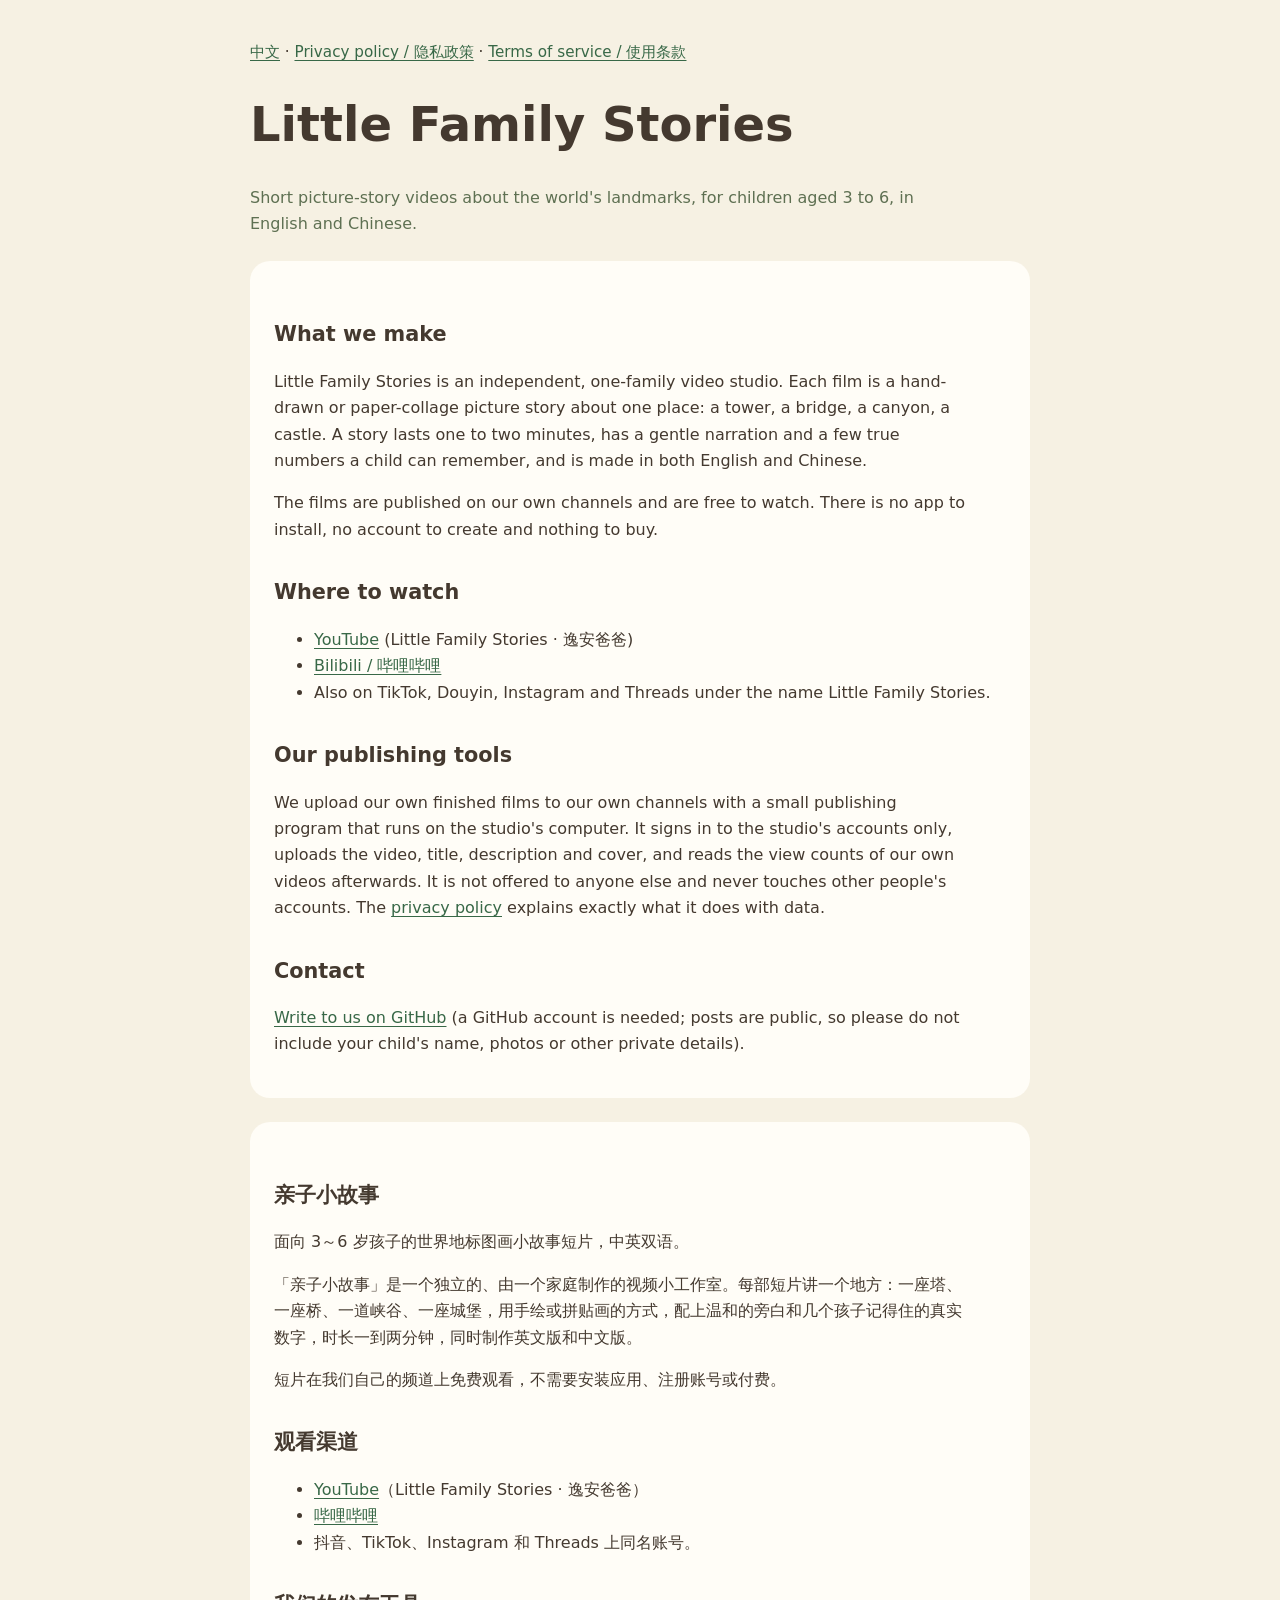
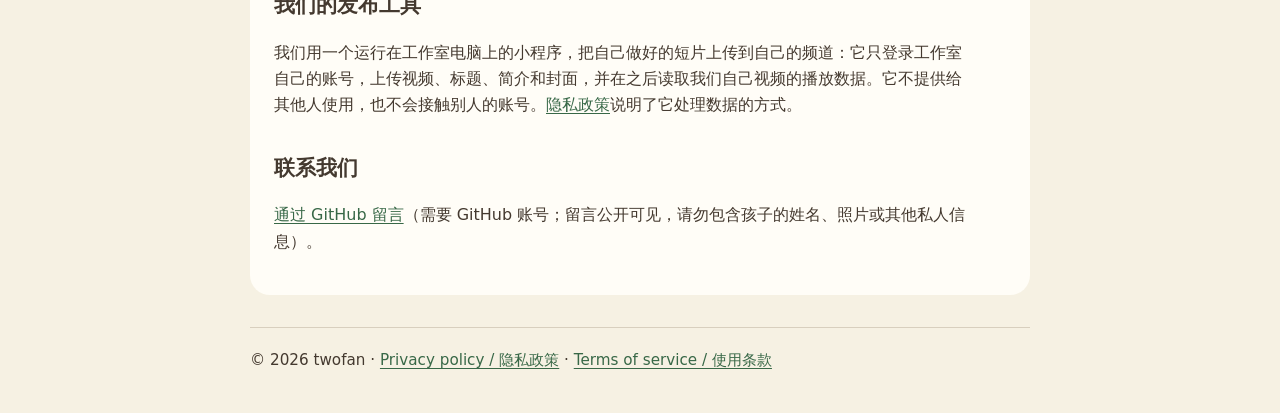
<file: index.html>
<!doctype html><html lang="en"><meta charset="utf-8"><meta name="viewport" content="width=device-width,initial-scale=1"><title>Little Family Stories — Home</title><meta name="description" content="Little Family Stories: short bilingual picture-story videos about the world's landmarks for children aged 3 to 6. Privacy policy and terms of service."><link rel="stylesheet" href="style.css"><body><nav><a href="#zh">中文</a> · <a href="privacy.html">Privacy policy / 隐私政策</a> · <a href="terms.html">Terms of service / 使用条款</a></nav><h1>Little Family Stories</h1><p class="tag">Short picture-story videos about the world's landmarks, for children aged 3 to 6, in English and Chinese.</p><article><h2>What we make</h2><p>Little Family Stories is an independent, one-family video studio. Each film is a hand-drawn or paper-collage picture story about one place: a tower, a bridge, a canyon, a castle. A story lasts one to two minutes, has a gentle narration and a few true numbers a child can remember, and is made in both English and Chinese.</p><p>The films are published on our own channels and are free to watch. There is no app to install, no account to create and nothing to buy.</p><h2>Where to watch</h2><ul><li><a href="https://www.youtube.com/@IansDadMakes">YouTube</a> (Little Family Stories · 逸安爸爸)</li><li><a href="https://space.bilibili.com/14277279">Bilibili / 哔哩哔哩</a></li><li>Also on TikTok, Douyin, Instagram and Threads under the name Little Family Stories.</li></ul><h2>Our publishing tools</h2><p>We upload our own finished films to our own channels with a small publishing program that runs on the studio's computer. It signs in to the studio's accounts only, uploads the video, title, description and cover, and reads the view counts of our own videos afterwards. It is not offered to anyone else and never touches other people's accounts. The <a href="privacy.html">privacy policy</a> explains exactly what it does with data.</p><h2>Contact</h2><p><a href="https://github.com/twofan/little-family-stories-site/issues/new">Write to us on GitHub</a> (a GitHub account is needed; posts are public, so please do not include your child's name, photos or other private details).</p></article><article id="zh" lang="zh-Hans"><h2>亲子小故事</h2><p>面向 3～6 岁孩子的世界地标图画小故事短片，中英双语。</p><p>「亲子小故事」是一个独立的、由一个家庭制作的视频小工作室。每部短片讲一个地方：一座塔、一座桥、一道峡谷、一座城堡，用手绘或拼贴画的方式，配上温和的旁白和几个孩子记得住的真实数字，时长一到两分钟，同时制作英文版和中文版。</p><p>短片在我们自己的频道上免费观看，不需要安装应用、注册账号或付费。</p><h2>观看渠道</h2><ul><li><a href="https://www.youtube.com/@IansDadMakes">YouTube</a>（Little Family Stories · 逸安爸爸）</li><li><a href="https://space.bilibili.com/14277279">哔哩哔哩</a></li><li>抖音、TikTok、Instagram 和 Threads 上同名账号。</li></ul><h2>我们的发布工具</h2><p>我们用一个运行在工作室电脑上的小程序，把自己做好的短片上传到自己的频道：它只登录工作室自己的账号，上传视频、标题、简介和封面，并在之后读取我们自己视频的播放数据。它不提供给其他人使用，也不会接触别人的账号。<a href="privacy.html">隐私政策</a>说明了它处理数据的方式。</p><h2>联系我们</h2><p><a href="https://github.com/twofan/little-family-stories-site/issues/new">通过 GitHub 留言</a>（需要 GitHub 账号；留言公开可见，请勿包含孩子的姓名、照片或其他私人信息）。</p></article><footer>© 2026 twofan · <a href="privacy.html">Privacy policy / 隐私政策</a> · <a href="terms.html">Terms of service / 使用条款</a></footer></body></html>
</file>
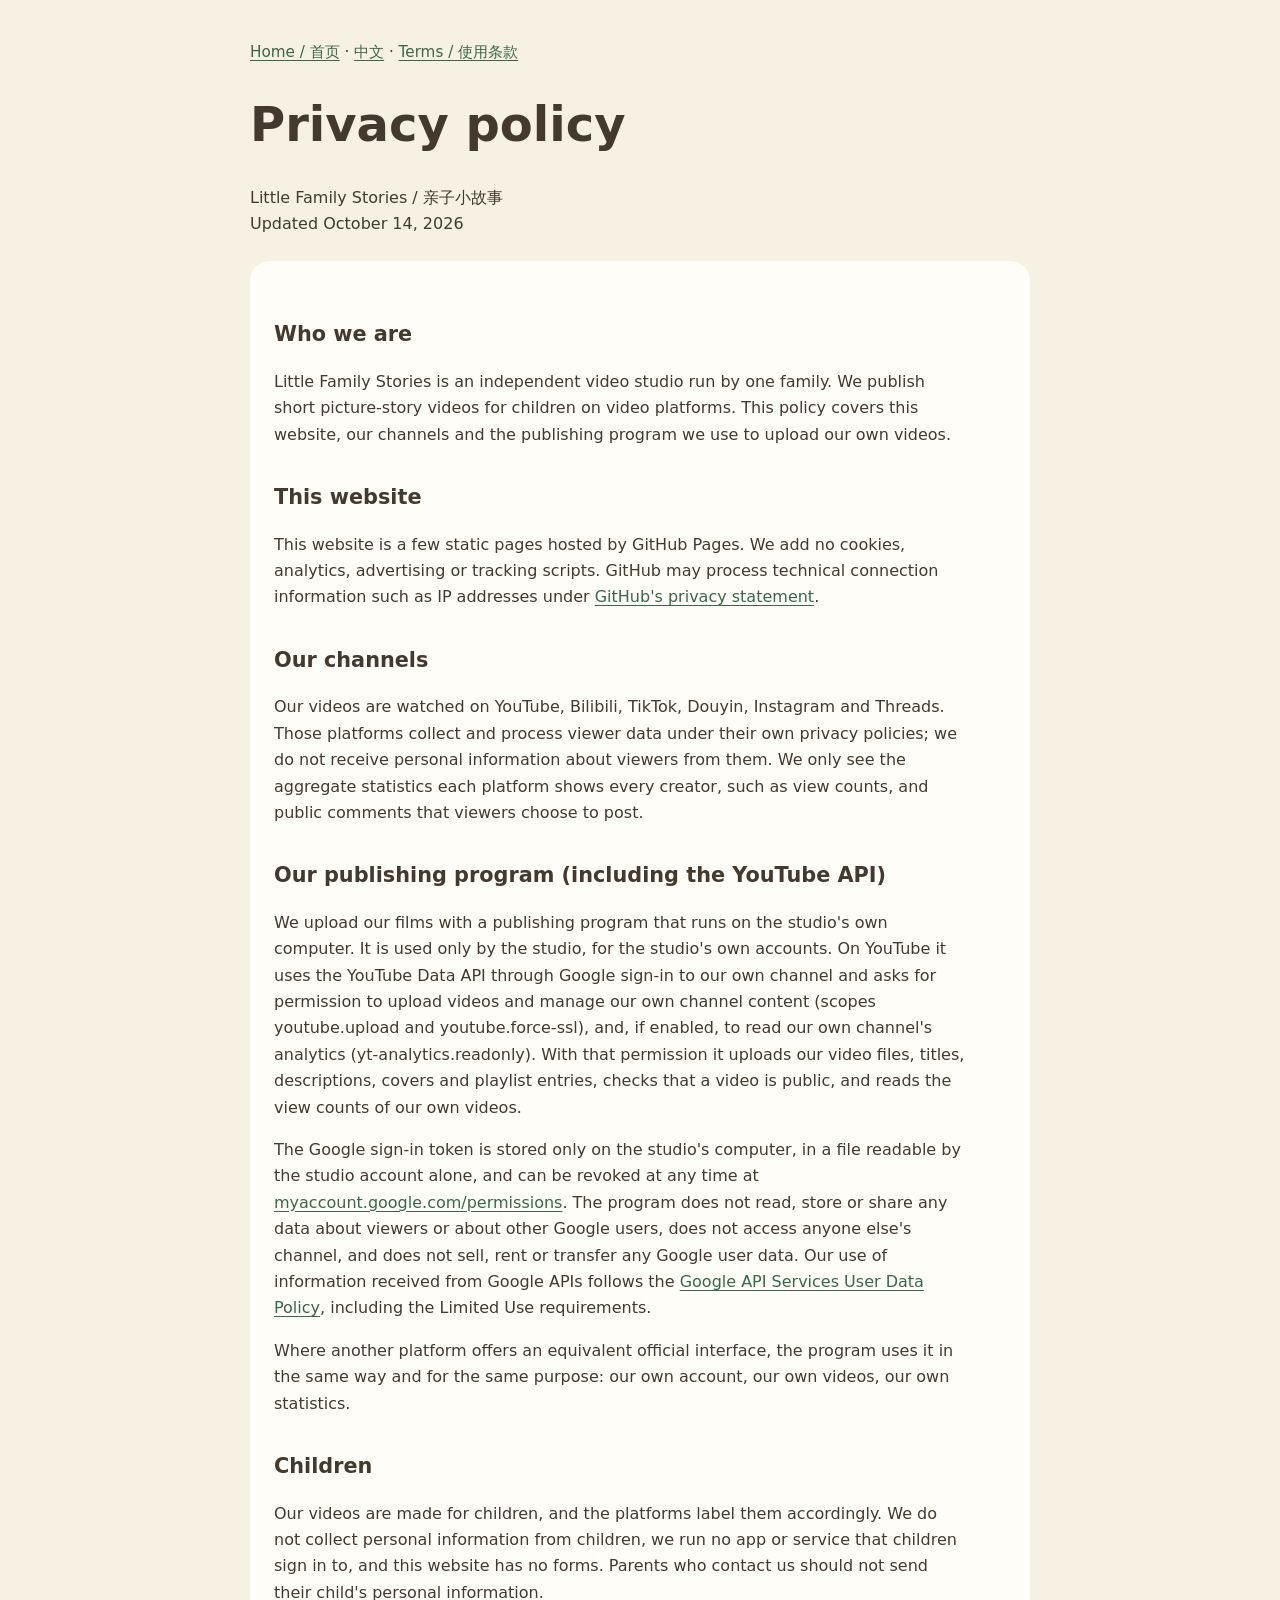
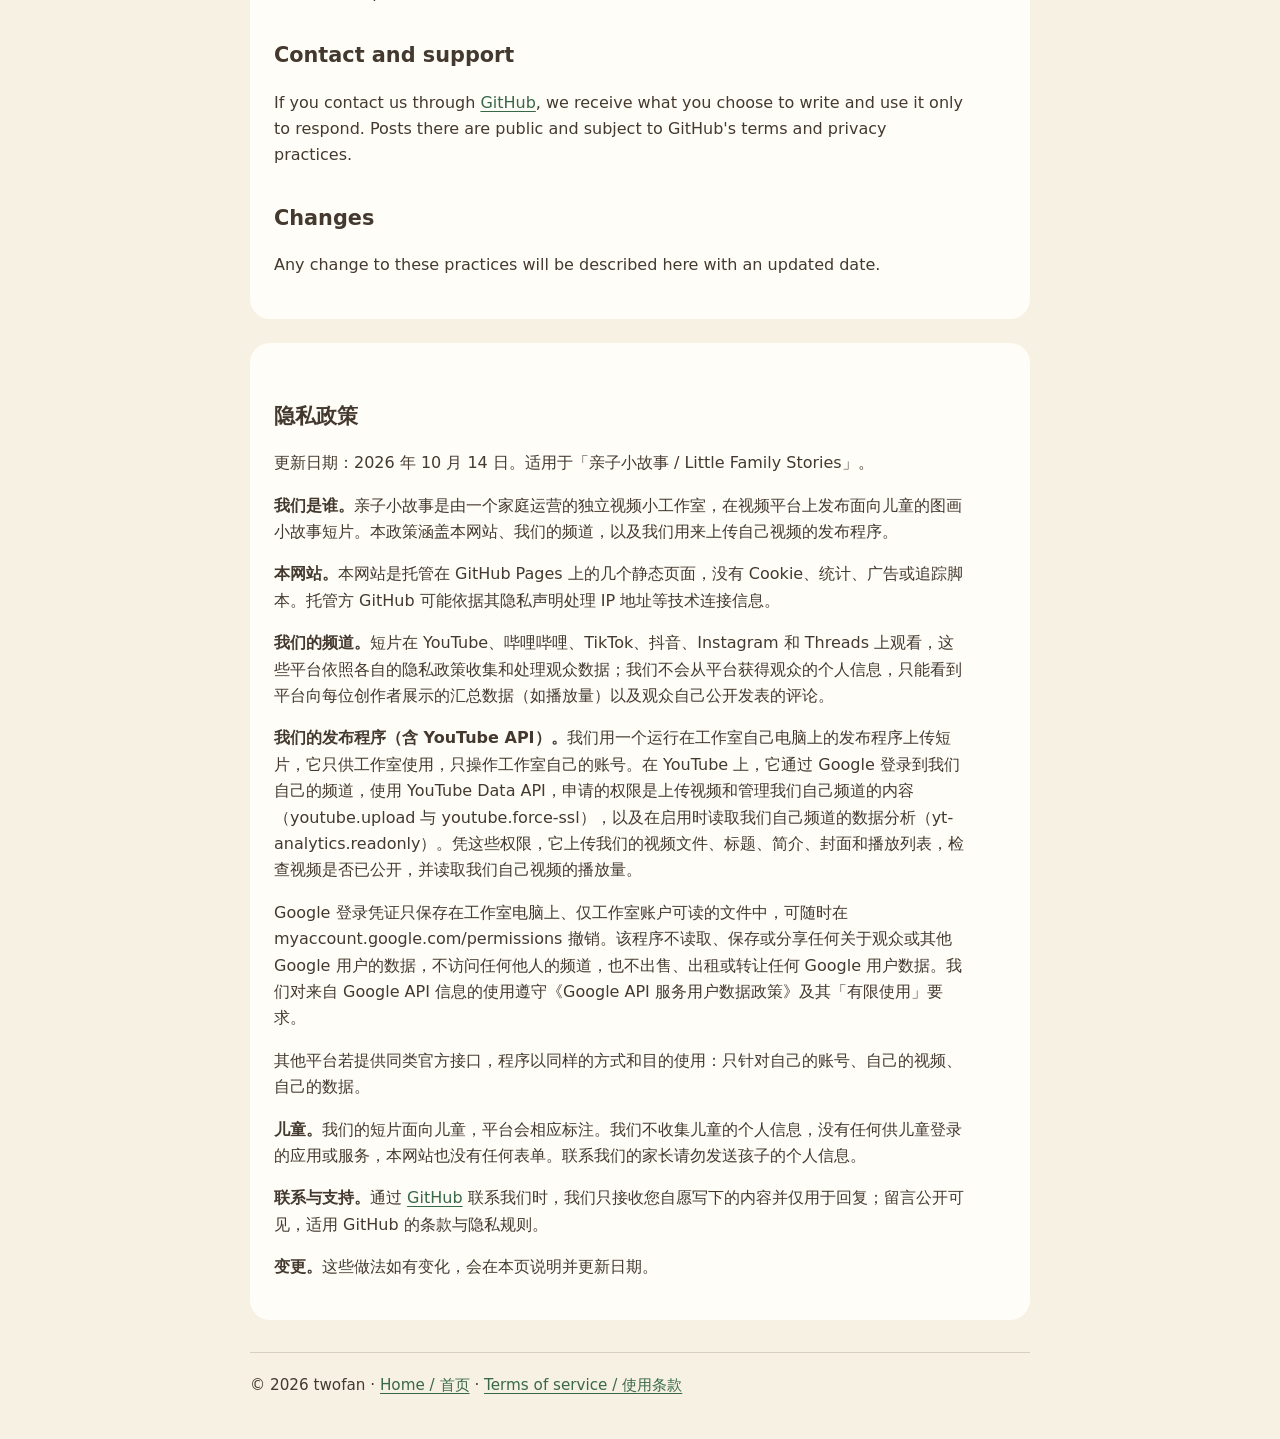
<file: privacy.html>
<!doctype html><html lang="en"><meta charset="utf-8"><meta name="viewport" content="width=device-width,initial-scale=1"><title>Little Family Stories — Privacy</title><link rel="stylesheet" href="style.css"><body><nav><a href="index.html">Home / 首页</a> · <a href="#zh">中文</a> · <a href="terms.html">Terms / 使用条款</a></nav><h1>Privacy policy</h1><p>Little Family Stories / 亲子小故事<br>Updated October 14, 2026</p><article><h2>Who we are</h2><p>Little Family Stories is an independent video studio run by one family. We publish short picture-story videos for children on video platforms. This policy covers this website, our channels and the publishing program we use to upload our own videos.</p><h2>This website</h2><p>This website is a few static pages hosted by GitHub Pages. We add no cookies, analytics, advertising or tracking scripts. GitHub may process technical connection information such as IP addresses under <a href="https://docs.github.com/en/site-policy/privacy-policies/github-general-privacy-statement">GitHub's privacy statement</a>.</p><h2>Our channels</h2><p>Our videos are watched on YouTube, Bilibili, TikTok, Douyin, Instagram and Threads. Those platforms collect and process viewer data under their own privacy policies; we do not receive personal information about viewers from them. We only see the aggregate statistics each platform shows every creator, such as view counts, and public comments that viewers choose to post.</p><h2>Our publishing program (including the YouTube API)</h2><p>We upload our films with a publishing program that runs on the studio's own computer. It is used only by the studio, for the studio's own accounts. On YouTube it uses the YouTube Data API through Google sign-in to our own channel and asks for permission to upload videos and manage our own channel content (scopes youtube.upload and youtube.force-ssl), and, if enabled, to read our own channel's analytics (yt-analytics.readonly). With that permission it uploads our video files, titles, descriptions, covers and playlist entries, checks that a video is public, and reads the view counts of our own videos.</p><p>The Google sign-in token is stored only on the studio's computer, in a file readable by the studio account alone, and can be revoked at any time at <a href="https://myaccount.google.com/permissions">myaccount.google.com/permissions</a>. The program does not read, store or share any data about viewers or about other Google users, does not access anyone else's channel, and does not sell, rent or transfer any Google user data. Our use of information received from Google APIs follows the <a href="https://developers.google.com/terms/api-services-user-data-policy">Google API Services User Data Policy</a>, including the Limited Use requirements.</p><p>Where another platform offers an equivalent official interface, the program uses it in the same way and for the same purpose: our own account, our own videos, our own statistics.</p><h2>Children</h2><p>Our videos are made for children, and the platforms label them accordingly. We do not collect personal information from children, we run no app or service that children sign in to, and this website has no forms. Parents who contact us should not send their child's personal information.</p><h2>Contact and support</h2><p>If you contact us through <a href="https://github.com/twofan/little-family-stories-site/issues/new">GitHub</a>, we receive what you choose to write and use it only to respond. Posts there are public and subject to GitHub's terms and privacy practices.</p><h2>Changes</h2><p>Any change to these practices will be described here with an updated date.</p></article><article id="zh" lang="zh-Hans"><h2>隐私政策</h2><p>更新日期：2026 年 10 月 14 日。适用于「亲子小故事 / Little Family Stories」。</p><p><strong>我们是谁。</strong>亲子小故事是由一个家庭运营的独立视频小工作室，在视频平台上发布面向儿童的图画小故事短片。本政策涵盖本网站、我们的频道，以及我们用来上传自己视频的发布程序。</p><p><strong>本网站。</strong>本网站是托管在 GitHub Pages 上的几个静态页面，没有 Cookie、统计、广告或追踪脚本。托管方 GitHub 可能依据其隐私声明处理 IP 地址等技术连接信息。</p><p><strong>我们的频道。</strong>短片在 YouTube、哔哩哔哩、TikTok、抖音、Instagram 和 Threads 上观看，这些平台依照各自的隐私政策收集和处理观众数据；我们不会从平台获得观众的个人信息，只能看到平台向每位创作者展示的汇总数据（如播放量）以及观众自己公开发表的评论。</p><p><strong>我们的发布程序（含 YouTube API）。</strong>我们用一个运行在工作室自己电脑上的发布程序上传短片，它只供工作室使用，只操作工作室自己的账号。在 YouTube 上，它通过 Google 登录到我们自己的频道，使用 YouTube Data API，申请的权限是上传视频和管理我们自己频道的内容（youtube.upload 与 youtube.force-ssl），以及在启用时读取我们自己频道的数据分析（yt-analytics.readonly）。凭这些权限，它上传我们的视频文件、标题、简介、封面和播放列表，检查视频是否已公开，并读取我们自己视频的播放量。</p><p>Google 登录凭证只保存在工作室电脑上、仅工作室账户可读的文件中，可随时在 myaccount.google.com/permissions 撤销。该程序不读取、保存或分享任何关于观众或其他 Google 用户的数据，不访问任何他人的频道，也不出售、出租或转让任何 Google 用户数据。我们对来自 Google API 信息的使用遵守《Google API 服务用户数据政策》及其「有限使用」要求。</p><p>其他平台若提供同类官方接口，程序以同样的方式和目的使用：只针对自己的账号、自己的视频、自己的数据。</p><p><strong>儿童。</strong>我们的短片面向儿童，平台会相应标注。我们不收集儿童的个人信息，没有任何供儿童登录的应用或服务，本网站也没有任何表单。联系我们的家长请勿发送孩子的个人信息。</p><p><strong>联系与支持。</strong>通过 <a href="https://github.com/twofan/little-family-stories-site/issues/new">GitHub</a> 联系我们时，我们只接收您自愿写下的内容并仅用于回复；留言公开可见，适用 GitHub 的条款与隐私规则。</p><p><strong>变更。</strong>这些做法如有变化，会在本页说明并更新日期。</p></article><footer>© 2026 twofan · <a href="index.html">Home / 首页</a> · <a href="terms.html">Terms of service / 使用条款</a></footer></body></html>
</file>
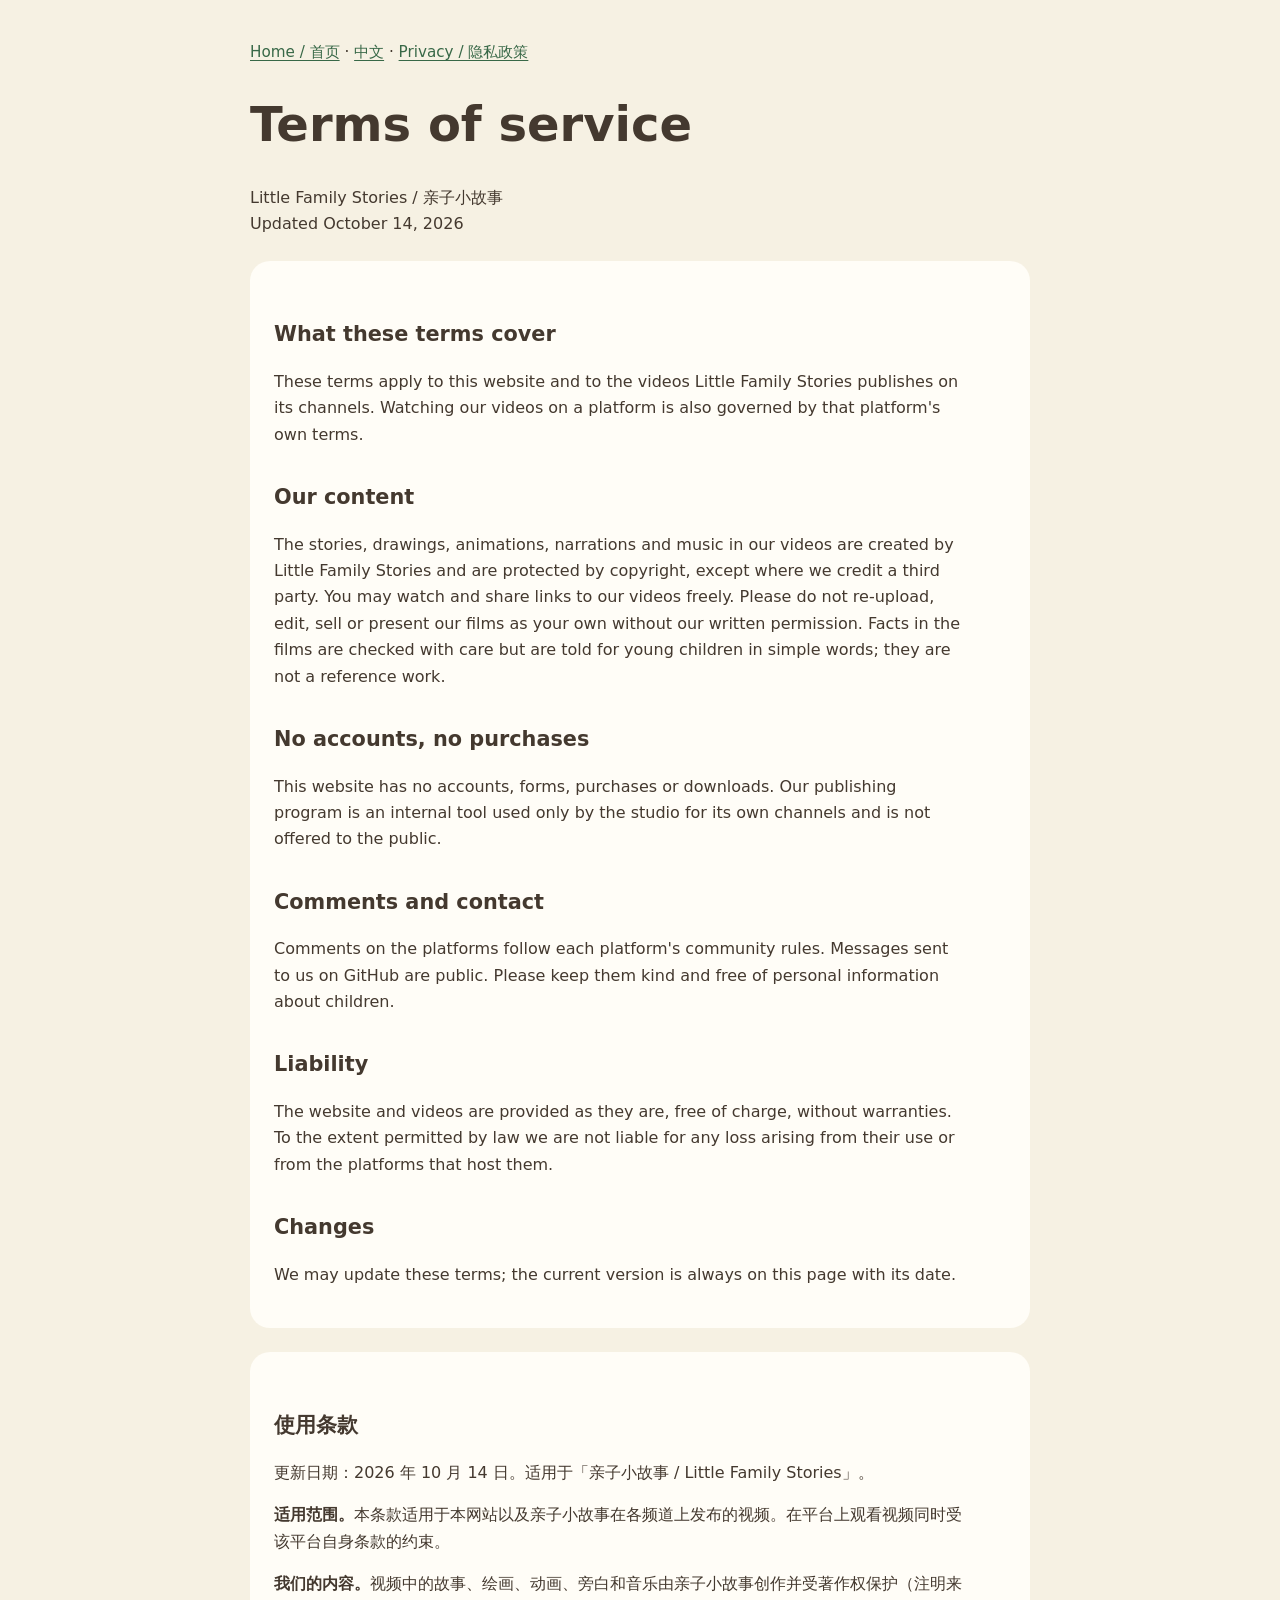
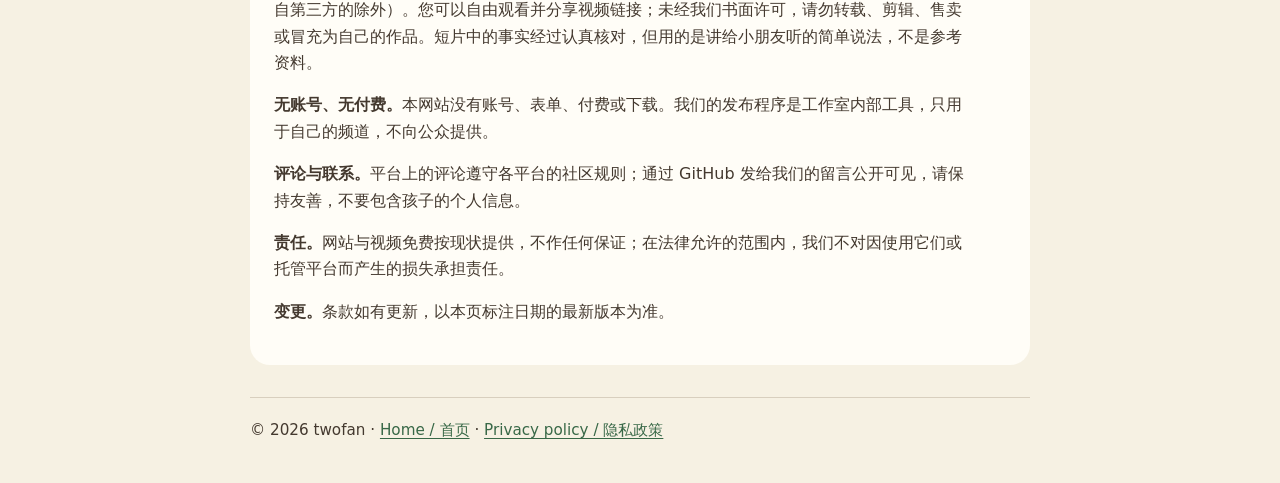
<file: terms.html>
<!doctype html><html lang="en"><meta charset="utf-8"><meta name="viewport" content="width=device-width,initial-scale=1"><title>Little Family Stories — Terms</title><link rel="stylesheet" href="style.css"><body><nav><a href="index.html">Home / 首页</a> · <a href="#zh">中文</a> · <a href="privacy.html">Privacy / 隐私政策</a></nav><h1>Terms of service</h1><p>Little Family Stories / 亲子小故事<br>Updated October 14, 2026</p><article><h2>What these terms cover</h2><p>These terms apply to this website and to the videos Little Family Stories publishes on its channels. Watching our videos on a platform is also governed by that platform's own terms.</p><h2>Our content</h2><p>The stories, drawings, animations, narrations and music in our videos are created by Little Family Stories and are protected by copyright, except where we credit a third party. You may watch and share links to our videos freely. Please do not re-upload, edit, sell or present our films as your own without our written permission. Facts in the films are checked with care but are told for young children in simple words; they are not a reference work.</p><h2>No accounts, no purchases</h2><p>This website has no accounts, forms, purchases or downloads. Our publishing program is an internal tool used only by the studio for its own channels and is not offered to the public.</p><h2>Comments and contact</h2><p>Comments on the platforms follow each platform's community rules. Messages sent to us on GitHub are public. Please keep them kind and free of personal information about children.</p><h2>Liability</h2><p>The website and videos are provided as they are, free of charge, without warranties. To the extent permitted by law we are not liable for any loss arising from their use or from the platforms that host them.</p><h2>Changes</h2><p>We may update these terms; the current version is always on this page with its date.</p></article><article id="zh" lang="zh-Hans"><h2>使用条款</h2><p>更新日期：2026 年 10 月 14 日。适用于「亲子小故事 / Little Family Stories」。</p><p><strong>适用范围。</strong>本条款适用于本网站以及亲子小故事在各频道上发布的视频。在平台上观看视频同时受该平台自身条款的约束。</p><p><strong>我们的内容。</strong>视频中的故事、绘画、动画、旁白和音乐由亲子小故事创作并受著作权保护（注明来自第三方的除外）。您可以自由观看并分享视频链接；未经我们书面许可，请勿转载、剪辑、售卖或冒充为自己的作品。短片中的事实经过认真核对，但用的是讲给小朋友听的简单说法，不是参考资料。</p><p><strong>无账号、无付费。</strong>本网站没有账号、表单、付费或下载。我们的发布程序是工作室内部工具，只用于自己的频道，不向公众提供。</p><p><strong>评论与联系。</strong>平台上的评论遵守各平台的社区规则；通过 GitHub 发给我们的留言公开可见，请保持友善，不要包含孩子的个人信息。</p><p><strong>责任。</strong>网站与视频免费按现状提供，不作任何保证；在法律允许的范围内，我们不对因使用它们或托管平台而产生的损失承担责任。</p><p><strong>变更。</strong>条款如有更新，以本页标注日期的最新版本为准。</p></article><footer>© 2026 twofan · <a href="index.html">Home / 首页</a> · <a href="privacy.html">Privacy policy / 隐私政策</a></footer></body></html>
</file>
<file: style.css>
:root{color-scheme:light;font-family:system-ui,-apple-system,sans-serif;color:#44392f;background:#f6f1e3}body{max-width:780px;margin:auto;padding:40px 24px;line-height:1.65}h1{font-size:clamp(2rem,6vw,3rem);line-height:1.15}h2{margin-top:2rem;font-size:1.3rem}a{color:#386847;text-underline-offset:3px}nav,footer{font-size:.95rem}article{background:#fffdf7;padding:24px;border-radius:20px;margin:24px 0}p,li{max-width:68ch}.tag{color:#5e7052}footer{border-top:1px solid #d8cfbe;padding-top:20px;margin-top:32px}
</file>
